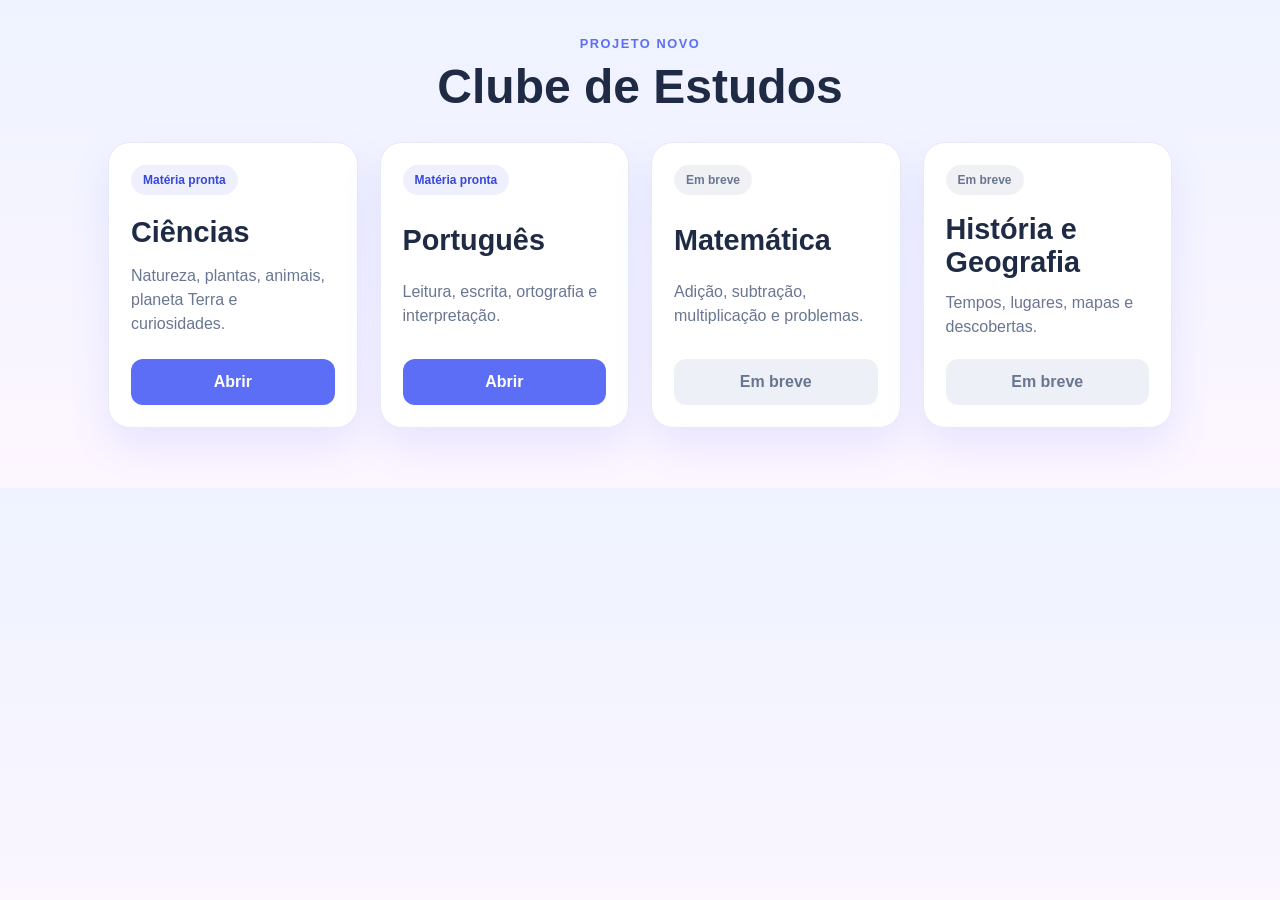
<file: projeto-por-materia/index.html>
<!DOCTYPE html>
<html lang="pt-BR">
  <head>
    <meta charset="UTF-8" />
    <meta name="viewport" content="width=device-width, initial-scale=1.0" />
    <title>Clube de Estudos</title>
    <link rel="stylesheet" href="styles.css" />
  </head>
  <body>
    <div class="page-shell">
      <header class="topbar">
        <p class="eyebrow">Projeto novo</p>
        <h1>Clube de Estudos</h1>
      </header>

      <main class="dashboard">
        <section class="card subject-card active">
          <div class="subject-badge">Matéria pronta</div>
          <h2>Ciências</h2>
          <p>Natureza, plantas, animais, planeta Terra e curiosidades.</p>
          <a href="materias/ciencias/index.html" class="button primary">Abrir</a>
        </section>

        <section class="card subject-card active">
          <div class="subject-badge">Matéria pronta</div>
          <h2>Português</h2>
          <p>Leitura, escrita, ortografia e interpretação.</p>
          <a href="materias/portugues/index.html" class="button primary">Abrir</a>
        </section>

        <section class="card subject-card locked">
          <div class="subject-badge">Em breve</div>
          <h2>Matemática</h2>
          <p>Adição, subtração, multiplicação e problemas.</p>
          <button class="button disabled" disabled>Em breve</button>
        </section>

        <section class="card subject-card locked">
          <div class="subject-badge">Em breve</div>
          <h2>História e Geografia</h2>
          <p>Tempos, lugares, mapas e descobertas.</p>
          <button class="button disabled" disabled>Em breve</button>
        </section>
      </main>
    </div>
  </body>
</html>
</file>
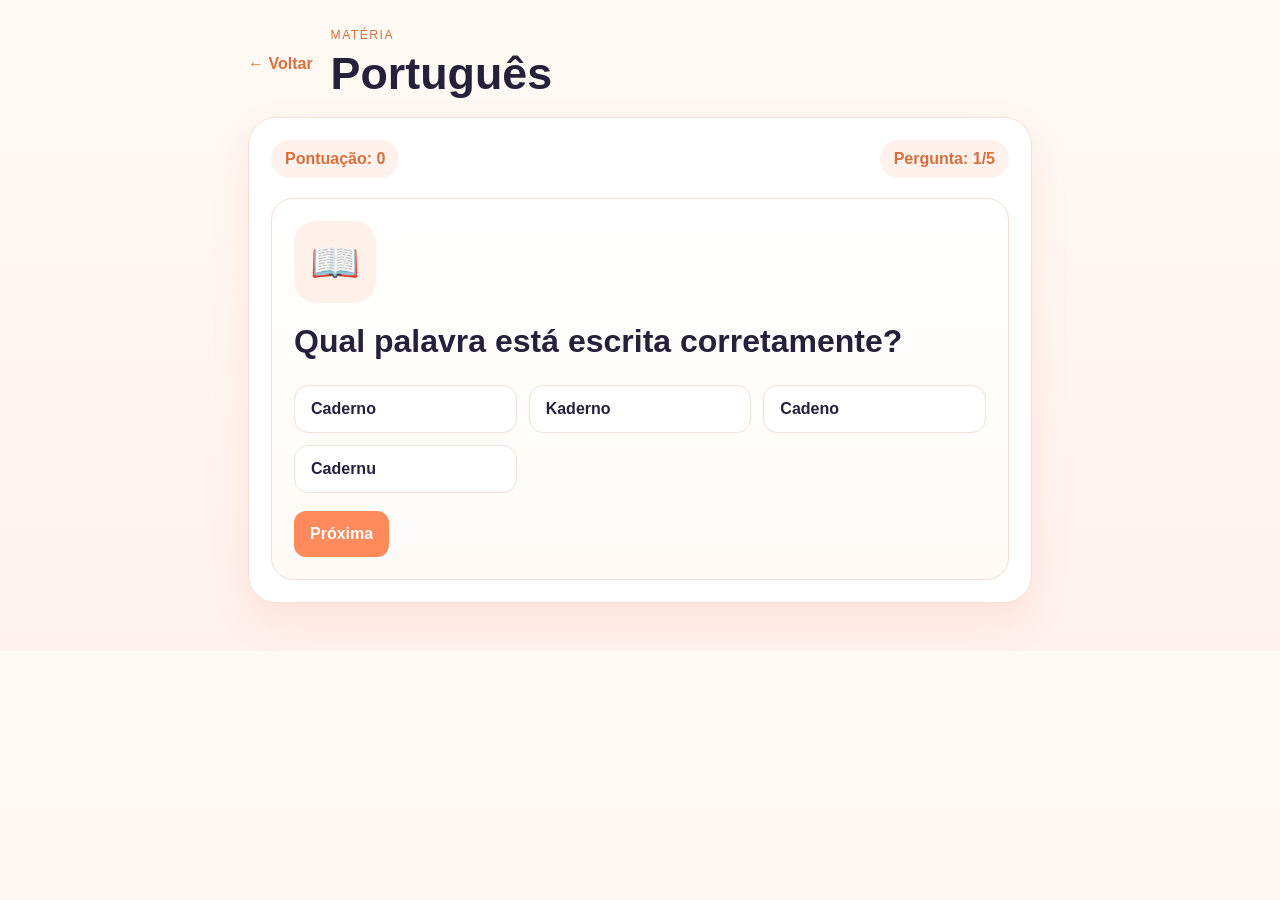
<file: projeto-por-materia/materias/portugues/index.html>
<!DOCTYPE html>
<html lang="pt-BR">
  <head>
    <meta charset="UTF-8" />
    <meta name="viewport" content="width=device-width, initial-scale=1.0" />
    <title>Português</title>
    <link rel="stylesheet" href="style.css" />
  </head>
  <body>
    <div class="game-shell">
      <header class="topbar subject-topbar">
        <a href="../../index.html" class="back-link">← Voltar</a>
        <div>
          <p class="eyebrow">Matéria</p>
          <h1>Português</h1>
        </div>
      </header>

      <main class="quiz-panel">
        <section class="status-bar">
          <div class="pill">Pontuação: <strong id="score">0</strong></div>
          <div class="pill">Pergunta: <strong id="question-number">1</strong>/5</div>
        </section>

        <section class="question-card">
          <div class="icon-box" id="emoji-box">📚</div>
          <h2 id="question-text">Carregando pergunta...</h2>
          <div id="answers" class="answers"></div>
          <div id="feedback" class="feedback hidden"></div>
          <button id="next-button" class="button primary hidden">Próxima</button>
        </section>
      </main>
    </div>

    <script src="app.js"></script>
  </body>
</html>
</file>
<file: projeto-por-materia/styles.css>
:root {
  --bg: #f4f7ff;
  --panel: #ffffff;
  --primary: #5b6ef5;
  --primary-dark: #3748d6;
  --accent: #ffb84d;
  --success: #34b77a;
  --text: #1f2a44;
  --muted: #697691;
  --border: #e7ebf7;
  --shadow: 0 18px 40px rgba(91, 110, 245, 0.12);
}

* {
  box-sizing: border-box;
}

body {
  margin: 0;
  font-family: Arial, Helvetica, sans-serif;
  background: linear-gradient(180deg, #eef3ff 0%, #fdf6ff 100%);
  color: var(--text);
}

.page-shell {
  max-width: 1100px;
  margin: 0 auto;
  padding: 36px 18px 60px;
}

.topbar {
  text-align: center;
  margin-bottom: 28px;
}

.eyebrow {
  margin: 0;
  color: var(--primary);
  font-size: 0.8rem;
  font-weight: 700;
  letter-spacing: 0.12em;
  text-transform: uppercase;
}

h1 {
  margin: 8px 0 0;
  font-size: clamp(2rem, 5vw, 3rem);
}

.dashboard {
  display: grid;
  grid-template-columns: repeat(auto-fit, minmax(238px, 1fr));
  gap: 22px;
}

.card {
  background: var(--panel);
  border: 1px solid var(--border);
  border-radius: 22px;
  box-shadow: var(--shadow);
  padding: 22px;
}

.subject-card {
  display: flex;
  flex-direction: column;
  justify-content: space-between;
  min-height: 230px;
}

.subject-card h2 {
  margin: 18px 0 12px;
  font-size: 1.8rem;
}

.subject-card p {
  margin: 0 0 20px;
  color: var(--muted);
  line-height: 1.5;
}

.subject-badge {
  display: inline-flex;
  align-self: flex-start;
  border-radius: 999px;
  font-size: 0.75rem;
  font-weight: 700;
  padding: 8px 12px;
  background: rgba(91, 110, 245, 0.1);
  color: var(--primary-dark);
}

.subject-card.locked .subject-badge {
  background: rgba(105, 118, 145, 0.1);
  color: var(--muted);
}

.button {
  display: inline-flex;
  align-items: center;
  justify-content: center;
  border: none;
  border-radius: 12px;
  min-height: 46px;
  text-decoration: none;
  font-size: 1rem;
  font-weight: 700;
  cursor: pointer;
  transition: transform 0.2s ease, opacity 0.2s ease;
}

.button:hover {
  transform: translateY(-1px);
}

.button.primary {
  background: var(--primary);
  color: white;
}

.button.disabled {
  background: #edf1f7;
  color: var(--muted);
  cursor: not-allowed;
}
</file>
<file: projeto-por-materia/materias/portugues/style.css>
:root {
  --bg: #fff9f2;
  --panel: #ffffff;
  --primary: #ff8a5b;
  --primary-dark: #d96f3d;
  --text: #25213a;
  --muted: #6a6478;
  --border: #f4e0d7;
  --correct: #34b77a;
  --wrong: #ef5b5b;
  --shadow: 0 18px 36px rgba(255, 138, 91, 0.15);
}

* {
  box-sizing: border-box;
}

body {
  margin: 0;
  font-family: Arial, Helvetica, sans-serif;
  background: linear-gradient(180deg, #fffaf4 0%, #fff1ee 100%);
  color: var(--text);
}

.game-shell {
  max-width: 820px;
  margin: 0 auto;
  padding: 28px 18px 48px;
}

.subject-topbar {
  display: flex;
  align-items: center;
  gap: 18px;
  margin-bottom: 18px;
}

.back-link {
  color: var(--primary-dark);
  text-decoration: none;
  font-weight: 700;
}

.eyebrow {
  margin: 0;
  text-transform: uppercase;
  letter-spacing: 0.12em;
  font-size: 0.76rem;
  color: var(--primary-dark);
}

h1 {
  margin: 6px 0 0;
  font-size: clamp(2rem, 6vw, 2.8rem);
}

.quiz-panel {
  background: var(--panel);
  border: 1px solid var(--border);
  border-radius: 28px;
  box-shadow: var(--shadow);
  padding: 22px;
}

.status-bar {
  display: flex;
  justify-content: space-between;
  flex-wrap: wrap;
  gap: 12px;
  margin-bottom: 20px;
}

.pill {
  background: #fff1eb;
  border-radius: 999px;
  padding: 10px 14px;
  color: var(--primary-dark);
  font-weight: 700;
}

.question-card {
  border: 1px solid var(--border);
  border-radius: 22px;
  background: linear-gradient(180deg, #ffffff 0%, #fffaf6 100%);
  padding: 22px;
}

.icon-box {
  width: 82px;
  height: 82px;
  border-radius: 22px;
  display: grid;
  place-items: center;
  background: rgba(255, 138, 91, 0.12);
  font-size: 2.5rem;
  margin-bottom: 18px;
}

#question-text {
  margin: 0 0 22px;
  font-size: clamp(1.3rem, 4vw, 2rem);
  line-height: 1.3;
}

.answers {
  display: grid;
  grid-template-columns: repeat(auto-fit, minmax(220px, 1fr));
  gap: 12px;
}

.answer-button {
  border: 1px solid var(--border);
  background: white;
  color: var(--text);
  border-radius: 14px;
  padding: 14px 16px;
  font-size: 1rem;
  font-weight: 700;
  cursor: pointer;
  text-align: left;
  transition: all 0.2s ease;
}

.answer-button:hover {
  border-color: var(--primary);
  transform: translateY(-1px);
}

.answer-button.correct {
  background: rgba(52, 183, 122, 0.12);
  border-color: var(--correct);
  color: var(--primary-dark);
}

.answer-button.wrong {
  background: rgba(239, 91, 91, 0.1);
  border-color: var(--wrong);
  color: #8d2c2c;
}

.answer-button:disabled {
  cursor: default;
}

.feedback {
  margin-top: 18px;
  padding: 12px 14px;
  border-radius: 12px;
  font-weight: 700;
}

.feedback.correct {
  background: rgba(52, 183, 122, 0.12);
  color: var(--primary-dark);
}

.feedback.wrong {
  background: rgba(239, 91, 91, 0.1);
  color: #8d2c2c;
}

.hidden {
  display: none;
}

.button {
  display: inline-flex;
  align-items: center;
  justify-content: center;
  border: none;
  border-radius: 12px;
  min-height: 46px;
  margin-top: 18px;
  padding: 0 16px;
  font-size: 1rem;
  font-weight: 700;
  cursor: pointer;
}

.button.primary {
  background: var(--primary);
  color: white;
}

@media (max-width: 600px) {
  .subject-topbar {
    align-items: flex-start;
    flex-direction: column;
  }

  .quiz-panel {
    padding: 16px;
  }
}
</file>
